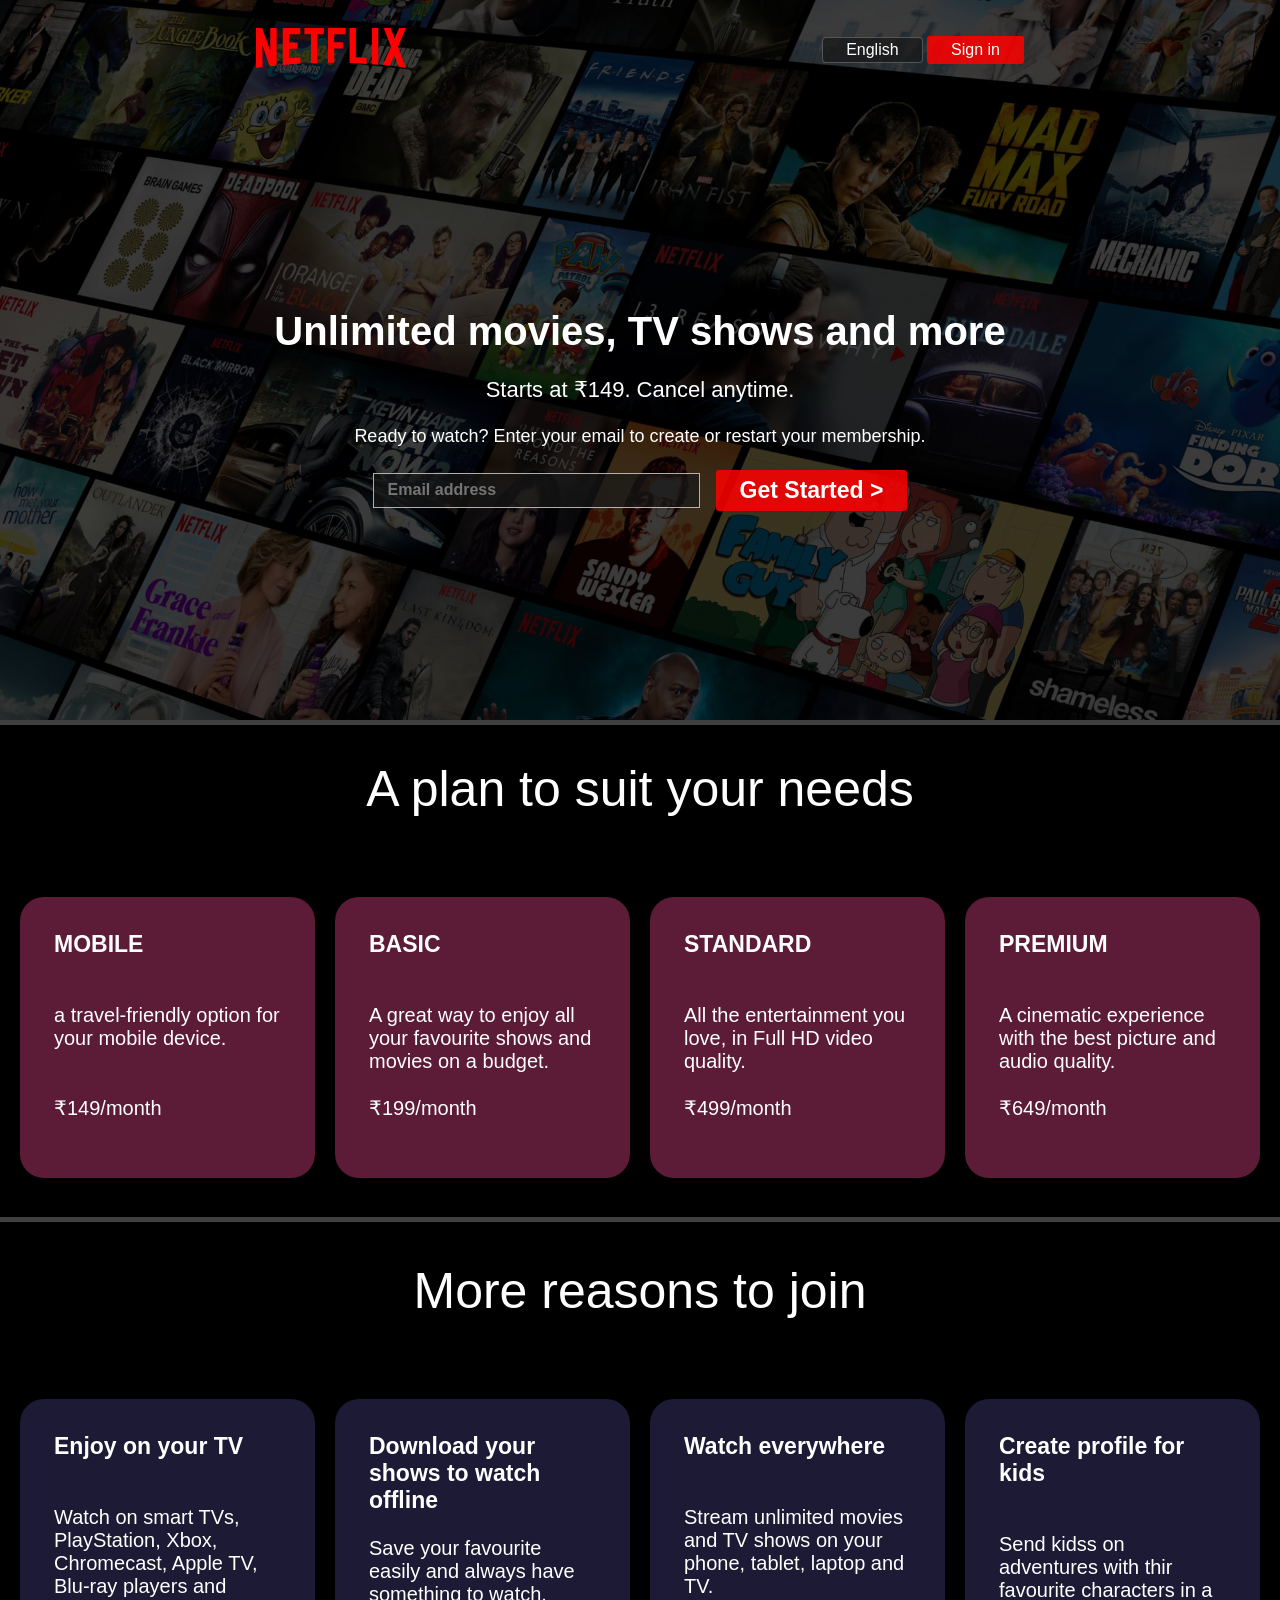
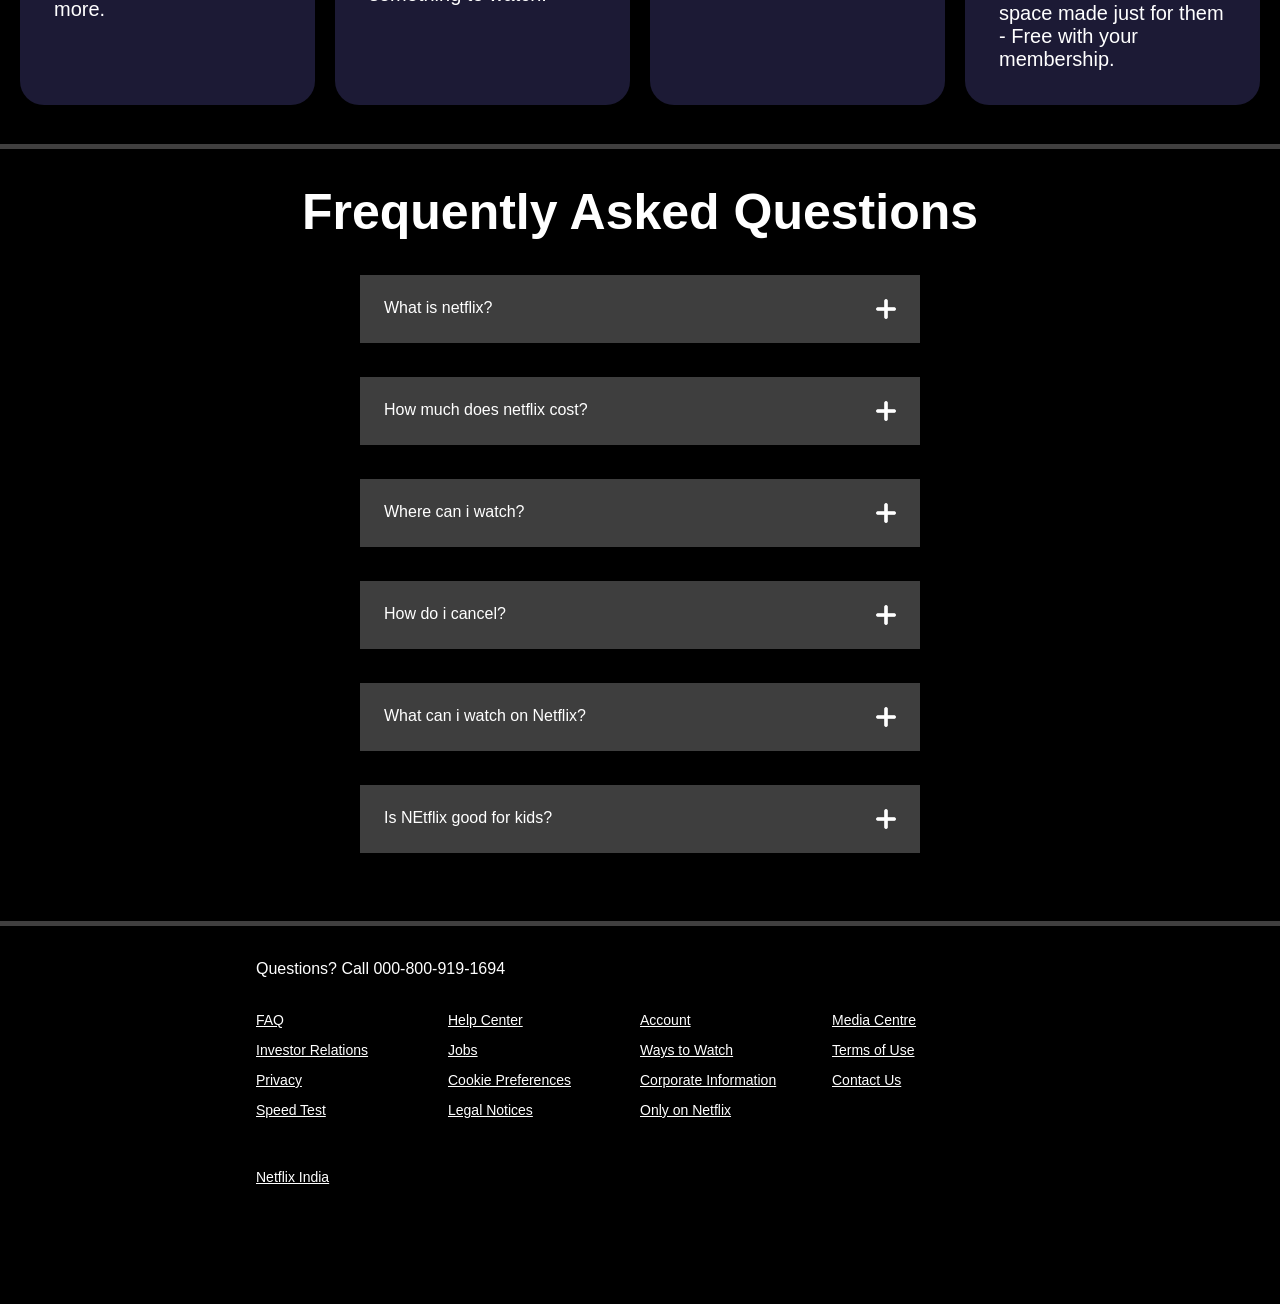
<file: index.html>
<!DOCTYPE html>
<html lang="en">

<head>
    <meta charset="UTF-8">
    <meta name="viewport" content="width=device-width, initial-scale=1.0">
    <title>Document</title>
    <link rel="stylesheet" href="style.css">
</head>

<body>
    <div class="main">
        <nav>
            <span><img src="img/logo.svg" width="53"></span>
            <div>
                <button class="btn">English</button>
                <button class="btn-red-sm">Sign in</button>
            </div>
        </nav>
        <div class="box">
        </div>
        <div class="hero">
            <span>Unlimited movies, TV shows and more</span>
            <span>Starts at ₹149. Cancel anytime.</span>
            <span>Ready to watch? Enter your email to create or restart your membership.</span>
            <div class="hero-buttons">
                <input type="email" placeholder="Email address">
                <button class="btn-red">Get Started &gt;</button>
            </div>
        </div>

        <div class="seperation"></div>

    </div>

    <div class="heading">A plan to suit your needs</div>
    <div class="first">
        <div class="boxX">
            <span>MOBILE</span><br><br><br>
            <span>a travel-friendly option for your mobile device.</span><br><br><br>
            <span>₹149/month</span>
        </div>
        <div class="boxX">
            <span>BASIC</span><br><br><br>
            <span>A great way to enjoy all your favourite shows and movies on a budget.</span><br><br>
            <span>₹199/month</span>
        </div>
        <div class="boxX">
            <span>STANDARD</span><br><br><br>
            <span>All the entertainment you love, in Full HD video quality.</span><br><br>
            <span>₹499/month</span>
        </div>
        <div class="boxX">
            <span>PREMIUM</span><br><br><br>
            <span>A cinematic experience with the best picture and audio quality.</span><br><br>
            <span>₹649/month</span>
        </div>
    </div>

    <div class="seperation"></div>

    <div class="heading">More reasons to join</div>
    <div class="first">
        <div class="boxXy">
            <span>Enjoy on your TV</span><br><br><br>
            <span>Watch on smart TVs, PlayStation, Xbox, Chromecast, Apple TV, Blu-ray players and more.</span>
        </div>
        <div class="boxXy">
            <span>Download your shows to watch offline</span><br><br>
            <span>Save your favourite easily and always have something to watch.</span>

        </div>
        <div class="boxXy">
            <span>Watch everywhere</span><br><br><br>
            <span>Stream unlimited movies and TV shows on your phone, tablet, laptop and TV.</span>
        </div>
        <div class="boxXy">
            <span>Create profile for kids</span><br><br><br>
            <span>Send kidss on adventures with thir favourite characters in a space made just for them - Free with your
                membership.</span>
        </div>
    </div>

    <div class="seperation"></div>

    <section class="faq">
        <h2>Frequently Asked Questions</h2>
        <div class="faqbox">
            <span>What is netflix?</span>
            <img src="img/32339.png" style="filter:invert(1); height: 20px; width: 20px;">
        </div>
        <div class="faqbox">
            <span>How much does netflix cost?</span>
            <img src="img/32339.png" style="filter:invert(1); height: 20px; width: 20px;">
        </div>
        <div class="faqbox">
            <span>Where can i watch?</span>
            <img src="img/32339.png" style="filter:invert(1); height: 20px; width: 20px;">
        </div>
        <div class="faqbox">
            <span>How do i cancel?</span>
            <img src="img/32339.png" style="filter:invert(1); height: 20px; width: 20px;">
        </div>
        <div class="faqbox">
            <span>What can i watch on Netflix?</span>
            <img src="img/32339.png" style="filter:invert(1); height: 20px; width: 20px;">
        </div>
        <div class="faqbox">
            <span>Is NEtflix good for kids?</span>
            <img src="img/32339.png" style="filter:invert(1); height: 20px; width: 20px;">
        </div>
    </section>

    <div class="seperation"></div>

    <footer>
        <span>Questions? Call 000-800-919-1694</span>

        <div class="footer">
            <div class="footer-item">
                <a href="FAQ">FAQ</a>
                <a href="Investor Relations">Investor Relations</a>
                <a href="Privacy">Privacy</a>
                <a href="Speed Test">Speed Test</a>
            </div>
            <div class="footer-item">
                <a href="Help Center">Help Center</a>
                <a href="Jobs">Jobs</a>
                <a href="Cookie Preferences">Cookie Preferences</a>
                <a href="Legal Notices">Legal Notices</a>
            </div>
            <div class="footer-item">
                <a href="Account">Account</a>
                <a href="Ways to Watch">Ways to Watch</a>
                <a href="Corporate Information">Corporate Information</a>
                <a href="Only on Netflix">Only on Netflix</a>
            </div>
            <div class="footer-item">
                <a href="Media Centre">Media Centre</a>
                <a href="Terms of Use">Terms of Use</a>
                <a href="Contact Us">Contact Us</a>
            </div>
            <div class="np">
                <a href="Netflix India">Netflix India</a>
            </div>
        </div>
    </footer>
</body>

</html>
</file>
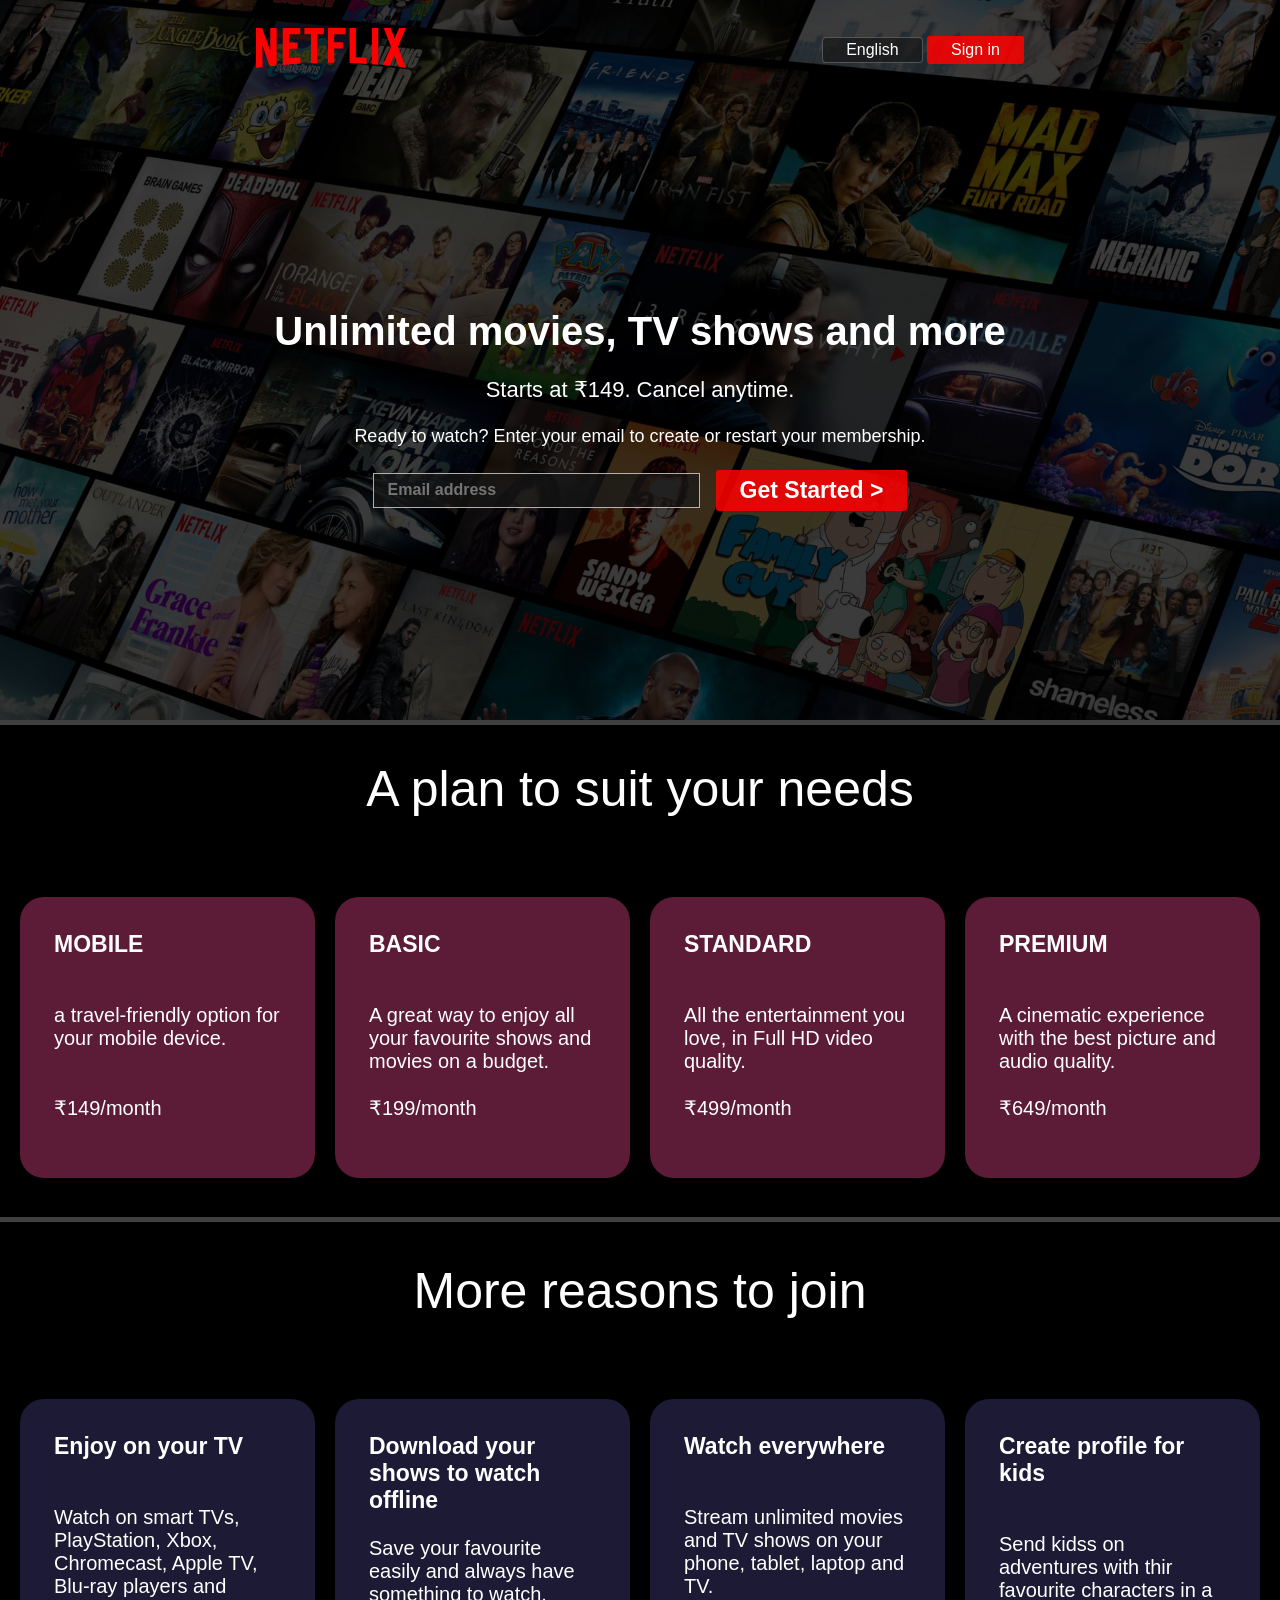
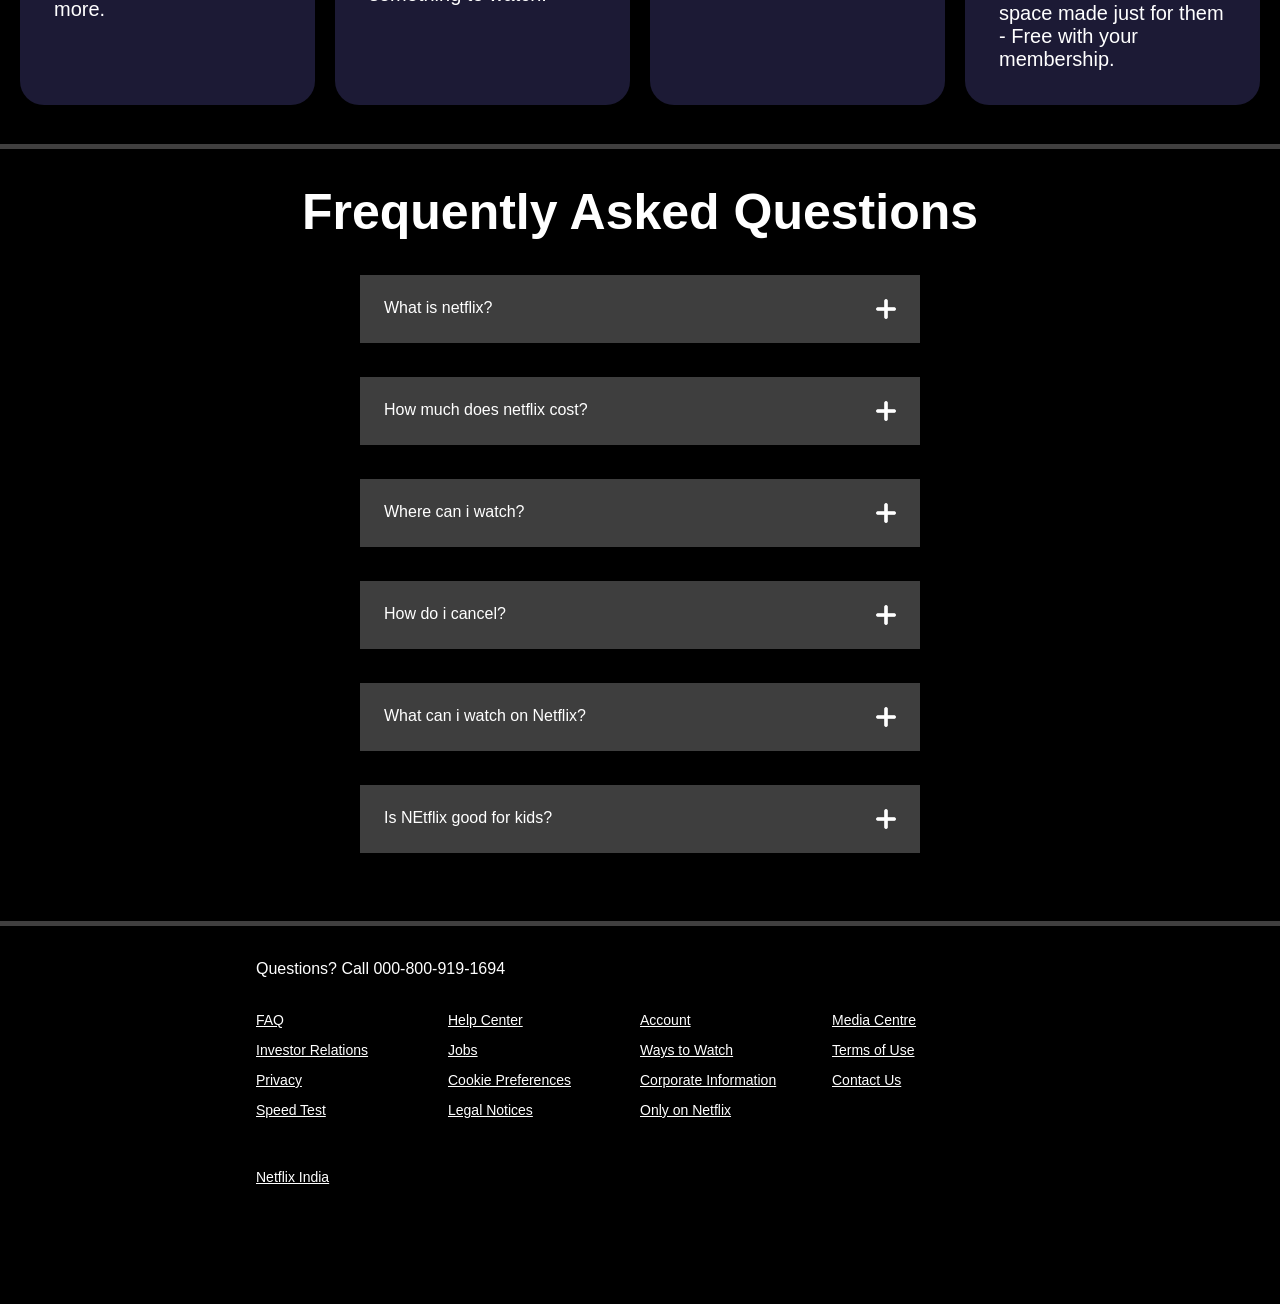
<file: netflix/index.html>
<!DOCTYPE html>
<html lang="en">

<head>
    <meta charset="UTF-8">
    <meta name="viewport" content="width=device-width, initial-scale=1.0">
    <title>Document</title>
    <link rel="stylesheet" href="style.css">
</head>

<body>
    <div class="main">
        <nav>
            <span><img src="img/logo.svg" width="53"></span>
            <div>
                <button class="btn">English</button>
                <button class="btn-red-sm">Sign in</button>
            </div>
        </nav>
        <div class="box">
        </div>
        <div class="hero">
            <span>Unlimited movies, TV shows and more</span>
            <span>Starts at ₹149. Cancel anytime.</span>
            <span>Ready to watch? Enter your email to create or restart your membership.</span>
            <div class="hero-buttons">
                <input type="email" placeholder="Email address">
                <button class="btn-red">Get Started &gt;</button>
            </div>
        </div>

        <div class="seperation"></div>

    </div>

    <div class="heading">A plan to suit your needs</div>
    <div class="first">
        <div class="boxX">
            <span>MOBILE</span><br><br><br>
            <span>a travel-friendly option for your mobile device.</span><br><br><br>
            <span>₹149/month</span>
        </div>
        <div class="boxX">
            <span>BASIC</span><br><br><br>
            <span>A great way to enjoy all your favourite shows and movies on a budget.</span><br><br>
            <span>₹199/month</span>
        </div>
        <div class="boxX">
            <span>STANDARD</span><br><br><br>
            <span>All the entertainment you love, in Full HD video quality.</span><br><br>
            <span>₹499/month</span>
        </div>
        <div class="boxX">
            <span>PREMIUM</span><br><br><br>
            <span>A cinematic experience with the best picture and audio quality.</span><br><br>
            <span>₹649/month</span>
        </div>
    </div>

    <div class="seperation"></div>

    <div class="heading">More reasons to join</div>
    <div class="first">
        <div class="boxXy">
            <span>Enjoy on your TV</span><br><br><br>
            <span>Watch on smart TVs, PlayStation, Xbox, Chromecast, Apple TV, Blu-ray players and more.</span>
        </div>
        <div class="boxXy">
            <span>Download your shows to watch offline</span><br><br>
            <span>Save your favourite easily and always have something to watch.</span>

        </div>
        <div class="boxXy">
            <span>Watch everywhere</span><br><br><br>
            <span>Stream unlimited movies and TV shows on your phone, tablet, laptop and TV.</span>
        </div>
        <div class="boxXy">
            <span>Create profile for kids</span><br><br><br>
            <span>Send kidss on adventures with thir favourite characters in a space made just for them - Free with your
                membership.</span>
        </div>
    </div>

    <div class="seperation"></div>

    <section class="faq">
        <h2>Frequently Asked Questions</h2>
        <div class="faqbox">
            <span>What is netflix?</span>
            <img src="img/32339.png" style="filter:invert(1); height: 20px; width: 20px;">
        </div>
        <div class="faqbox">
            <span>How much does netflix cost?</span>
            <img src="img/32339.png" style="filter:invert(1); height: 20px; width: 20px;">
        </div>
        <div class="faqbox">
            <span>Where can i watch?</span>
            <img src="img/32339.png" style="filter:invert(1); height: 20px; width: 20px;">
        </div>
        <div class="faqbox">
            <span>How do i cancel?</span>
            <img src="img/32339.png" style="filter:invert(1); height: 20px; width: 20px;">
        </div>
        <div class="faqbox">
            <span>What can i watch on Netflix?</span>
            <img src="img/32339.png" style="filter:invert(1); height: 20px; width: 20px;">
        </div>
        <div class="faqbox">
            <span>Is NEtflix good for kids?</span>
            <img src="img/32339.png" style="filter:invert(1); height: 20px; width: 20px;">
        </div>
    </section>

    <div class="seperation"></div>

    <footer>
        <span>Questions? Call 000-800-919-1694</span>

        <div class="footer">
            <div class="footer-item">
                <a href="FAQ">FAQ</a>
                <a href="Investor Relations">Investor Relations</a>
                <a href="Privacy">Privacy</a>
                <a href="Speed Test">Speed Test</a>
            </div>
            <div class="footer-item">
                <a href="Help Center">Help Center</a>
                <a href="Jobs">Jobs</a>
                <a href="Cookie Preferences">Cookie Preferences</a>
                <a href="Legal Notices">Legal Notices</a>
            </div>
            <div class="footer-item">
                <a href="Account">Account</a>
                <a href="Ways to Watch">Ways to Watch</a>
                <a href="Corporate Information">Corporate Information</a>
                <a href="Only on Netflix">Only on Netflix</a>
            </div>
            <div class="footer-item">
                <a href="Media Centre">Media Centre</a>
                <a href="Terms of Use">Terms of Use</a>
                <a href="Contact Us">Contact Us</a>
            </div>
            <div class="np">
                <a href="Netflix India">Netflix India</a>
            </div>
        </div>
    </footer>
</body>

</html>
</file>
<file: style.css>
* {
    padding: 0;
    margin: 0;
    font-family: 'poppins', sans-serif;
}

body {
    background-color: black;
}

.main {
    background-image: url("img/Netflix\ bg.jpg");
    background-position: center center;
    background-repeat: no-repeat;
    background-size: max(1200px, 100vw);
    height: 80vh;
    position: relative;
}

.main .box {
    height: 80vh;
    width: 100%;
    opacity: 0.69;
    position: absolute;
    top: 0;
    background-color: black;
}

@media screen and (max-width: 1142px) {
    .main {
        height: 73vh;
    }

    .main .box {
        height: 73vh;
    }
}

nav {
    max-width: 60vw;     /*   60vw */
    justify-content: space-between;
    margin: auto;
    display: flex;
    align-items: center;
    height: 100px;
}

@media screen and (max-width: 1142px) {
    nav{
        max-width: 95vw;
    }
}

nav img {
    color: red;
    width: 150px;
    position: relative;
    z-index: 10;
}

nav button {
    position: relative;
    z-index: 10;
}

.hero {
    font-family: 'Martel Sens', sans-serif;
    height: calc(100% - 100px);
    display: flex;
    align-items: center;
    justify-content: center;
    flex-direction: column;
    color: white;
    position: relative;
    gap: 23px;
    padding: 0 30px;
}

.hero> :nth-child(1) {
    /* >  means imidiat first child */
    font-weight: 900;
    font-size: 40px;
    text-align: center;
}

.hero> :nth-child(2) {
    font-weight: 400;
    font-size: 22px;
    text-align: center;
}

.hero> :nth-child(3) {
    font-weight: 400;
    font-size: 18px;
    text-align: center;
}

.btn {
    padding: 3px 23px;
    color: white;
    background-color: rgb(23, 23, 23, 0.7);
    font-size: medium;
    border-radius: 4px;
    border: 1pt solid rgba(250, 246, 246, 0.248);
}

.btn-red-sm {
    background-color: rgba(255, 0, 0, 0.856);;
    font-weight: 400;
    color: white;
    padding: 4px 23px;
    font-size: medium;
    border: 1px solid transparent;
    border-radius: 3px;
    cursor: pointer;
}

.btn-red-sm:hover{
    transition: all 1s ease-out;
    background-color: rgb(255, 0, 0);
    border: 1px solid white;
}

.btn-red {
    background-color: rgba(255, 0, 0, 0.856);
    color: white;
    font-weight: bold;
    padding: 6px 23px;
    font-size: 23px;
    border: 1px solid transparent;
    border-radius: 3px;
    cursor: pointer;
}

.btn-red:hover{
    transition: all 1s ease-out;
    background-color: rgb(255, 0, 0);
    border: 1px solid white;
}

.hero-buttons {
    display: flex;
    align-items: center;
    justify-content: center;
    gap: 16px;
}

@media screen and (max-width: 1142px) {
    .hero-buttons {
        display: grid;
    }
    .btn-red {
        padding: 6px 6px;
        font-size: 23px;
        border-radius: 3px;
    }
}

.main input {
    padding: 7px 101px 8px 14px;
    font-weight: 900;
    font-size: medium;
    color: white;
    background-color: rgb(23, 23, 23, 0.7);
    border: 1px solid rgb(246, 238, 238, 0.7);
}

.seperation {
    height: 5px;
    background-color: rgb(64, 63, 63);
}

.heading {
    color: white;
    display: flex;
    align-items: center;
    justify-content: center;
    flex-direction: column;
    position: relative;
    gap: 68px;
    padding: 40px;
    font-size: 50px;
    background: border-box
    
}

.first {
    background-size: max(1200px, 100vw);
    display: grid;
    grid-template-columns: 1fr 1fr 1fr 1fr;
    height: auto;
    font-size: 20px;
    margin: auto;
    padding: 29px 10px;
    /* flex-wrap: wrap; */
    /* display: inline-flex; */
}

@media screen and (max-width: 1142px) {
    .first{
        grid-template-columns: 1fr 1fr;
    }
}
/* 293px */
.boxX {

    background-size: max(1200px, 100vw);
    text-align: left;
    background-color: #5c1b36;
    color: white;
    padding: 29px;
    border-radius: 24px;
    min-height: 213px;
    width: auto;
    margin: 10px 10px;
    cursor: pointer;
    border: 5px solid transparent;
}

.boxX> :nth-child(1) { 
    font-size: 23px; 
    font-weight: bold;   
}
.boxX> :nth-child(2) {
    font-size: 23px;  
}
.boxX> :nth-child(3) { 
    font-size: 23px;     
}

.boxX:hover{
    transition: all 1s ease-out;
    background-color: #5c1b36;
    border: 2px solid rgb(255, 0, 85);
}



.boxXy {

    background-size: max(1200px, 100vw);
    text-align: left;
    background-color: #1c1a35;
    color: white;
    padding: 29px;
    border-radius: 24px;
    min-height: 213px;
    width: auto;
    margin: 10px 10px;
    cursor: pointer;
    border: 5px solid transparent;
}

.boxXy> :nth-child(1) { 
    font-size: 23px; 
    font-weight: bold;
}
.boxXy> :nth-child(2) {
    font-size: 23px; 
}
.boxXy> :nth-child(3) { 
    font-size: 23px; 
}

.boxXy:hover{
    transition: all 1s ease-out;
    background-color: rgba(121, 52, 186, 0.355);
    border: 2px solid rgb(132, 0, 255);
}

.faq h2{
    text-align: center;
    font-size: 50px;
}

.faq{
    background: black;
    color: white;
    padding: 34px;
}

.faqbox {
    display: flex;
    justify-content: space-between;
    background-color: rgba(128, 128, 128, 0.481);
    padding: 24px;
    max-width: 40vw;
    margin: 34px auto;
    cursor: pointer;

}

.faqbox:hover{
    transition: all 1s ease-out;
    background-color: rgba(128, 128, 128, 0.249);
}


footer{
    color: white;
    max-width: 60vw;
    margin: auto;
    padding: 34px;
    
}

.footer{
    display: grid;
    grid-template-columns: 1fr 1fr 1fr 1fr;
    color: white;
    padding: 34px 0;
}

@media screen and (max-width: 1142px) {
    .footer{
        display: grid;
        grid-template-columns: 1fr 1fr;
        padding: 34px 0;
        color: white;
    }
}

.footer a{

    font-size: 14px;
    color: white;
}

.footer-item{
    display: flex;
    flex-direction: column;
    gap: 14px
}

.np{
    text-decoration: none; 
    padding: 50px 0px;
}
</file>
<file: netflix/style.css>
* {
    padding: 0;
    margin: 0;
    font-family: 'poppins', sans-serif;
}

body {
    background-color: black;
}

.main {
    background-image: url("img/Netflix\ bg.jpg");
    background-position: center center;
    background-repeat: no-repeat;
    background-size: max(1200px, 100vw);
    height: 80vh;
    position: relative;
}

.main .box {
    height: 80vh;
    width: 100%;
    opacity: 0.69;
    position: absolute;
    top: 0;
    background-color: black;
}

@media screen and (max-width: 1142px) {
    .main {
        height: 73vh;
    }

    .main .box {
        height: 73vh;
    }
}

nav {
    max-width: 60vw;     /*   60vw */
    justify-content: space-between;
    margin: auto;
    display: flex;
    align-items: center;
    height: 100px;
}

@media screen and (max-width: 1142px) {
    nav{
        max-width: 95vw;
    }
}

nav img {
    color: red;
    width: 150px;
    position: relative;
    z-index: 10;
}

nav button {
    position: relative;
    z-index: 10;
}

.hero {
    font-family: 'Martel Sens', sans-serif;
    height: calc(100% - 100px);
    display: flex;
    align-items: center;
    justify-content: center;
    flex-direction: column;
    color: white;
    position: relative;
    gap: 23px;
    padding: 0 30px;
}

.hero> :nth-child(1) {
    /* >  means imidiat first child */
    font-weight: 900;
    font-size: 40px;
    text-align: center;
}

.hero> :nth-child(2) {
    font-weight: 400;
    font-size: 22px;
    text-align: center;
}

.hero> :nth-child(3) {
    font-weight: 400;
    font-size: 18px;
    text-align: center;
}

.btn {
    padding: 3px 23px;
    color: white;
    background-color: rgb(23, 23, 23, 0.7);
    font-size: medium;
    border-radius: 4px;
    border: 1pt solid rgba(250, 246, 246, 0.248);
}

.btn-red-sm {
    background-color: rgba(255, 0, 0, 0.856);;
    font-weight: 400;
    color: white;
    padding: 4px 23px;
    font-size: medium;
    border: 1px solid transparent;
    border-radius: 3px;
    cursor: pointer;
}

.btn-red-sm:hover{
    transition: all 1s ease-out;
    background-color: rgb(255, 0, 0);
    border: 1px solid white;
}

.btn-red {
    background-color: rgba(255, 0, 0, 0.856);
    color: white;
    font-weight: bold;
    padding: 6px 23px;
    font-size: 23px;
    border: 1px solid transparent;
    border-radius: 3px;
    cursor: pointer;
}

.btn-red:hover{
    transition: all 1s ease-out;
    background-color: rgb(255, 0, 0);
    border: 1px solid white;
}

.hero-buttons {
    display: flex;
    align-items: center;
    justify-content: center;
    gap: 16px;
}

@media screen and (max-width: 1142px) {
    .hero-buttons {
        display: grid;
    }
    .btn-red {
        padding: 6px 6px;
        font-size: 23px;
        border-radius: 3px;
    }
}

.main input {
    padding: 7px 101px 8px 14px;
    font-weight: 900;
    font-size: medium;
    color: white;
    background-color: rgb(23, 23, 23, 0.7);
    border: 1px solid rgb(246, 238, 238, 0.7);
}

.seperation {
    height: 5px;
    background-color: rgb(64, 63, 63);
}

.heading {
    color: white;
    display: flex;
    align-items: center;
    justify-content: center;
    flex-direction: column;
    position: relative;
    gap: 68px;
    padding: 40px;
    font-size: 50px;
    background: border-box
    
}

.first {
    background-size: max(1200px, 100vw);
    display: grid;
    grid-template-columns: 1fr 1fr 1fr 1fr;
    height: auto;
    font-size: 20px;
    margin: auto;
    padding: 29px 10px;
    /* flex-wrap: wrap; */
    /* display: inline-flex; */
}

@media screen and (max-width: 1142px) {
    .first{
        grid-template-columns: 1fr 1fr;
    }
}
/* 293px */
.boxX {

    background-size: max(1200px, 100vw);
    text-align: left;
    background-color: #5c1b36;
    color: white;
    padding: 29px;
    border-radius: 24px;
    min-height: 213px;
    width: auto;
    margin: 10px 10px;
    cursor: pointer;
    border: 5px solid transparent;
}

.boxX> :nth-child(1) { 
    font-size: 23px; 
    font-weight: bold;   
}
.boxX> :nth-child(2) {
    font-size: 23px;  
}
.boxX> :nth-child(3) { 
    font-size: 23px;     
}

.boxX:hover{
    transition: all 1s ease-out;
    background-color: #5c1b36;
    border: 2px solid rgb(255, 0, 85);
}



.boxXy {

    background-size: max(1200px, 100vw);
    text-align: left;
    background-color: #1c1a35;
    color: white;
    padding: 29px;
    border-radius: 24px;
    min-height: 213px;
    width: auto;
    margin: 10px 10px;
    cursor: pointer;
    border: 5px solid transparent;
}

.boxXy> :nth-child(1) { 
    font-size: 23px; 
    font-weight: bold;
}
.boxXy> :nth-child(2) {
    font-size: 23px; 
}
.boxXy> :nth-child(3) { 
    font-size: 23px; 
}

.boxXy:hover{
    transition: all 1s ease-out;
    background-color: rgba(121, 52, 186, 0.355);
    border: 2px solid rgb(132, 0, 255);
}

.faq h2{
    text-align: center;
    font-size: 50px;
}

.faq{
    background: black;
    color: white;
    padding: 34px;
}

.faqbox {
    display: flex;
    justify-content: space-between;
    background-color: rgba(128, 128, 128, 0.481);
    padding: 24px;
    max-width: 40vw;
    margin: 34px auto;
    cursor: pointer;

}

.faqbox:hover{
    transition: all 1s ease-out;
    background-color: rgba(128, 128, 128, 0.249);
}


footer{
    color: white;
    max-width: 60vw;
    margin: auto;
    padding: 34px;
    
}

.footer{
    display: grid;
    grid-template-columns: 1fr 1fr 1fr 1fr;
    color: white;
    padding: 34px 0;
}

@media screen and (max-width: 1142px) {
    .footer{
        display: grid;
        grid-template-columns: 1fr 1fr;
        padding: 34px 0;
        color: white;
    }
}

.footer a{

    font-size: 14px;
    color: white;
}

.footer-item{
    display: flex;
    flex-direction: column;
    gap: 14px
}

.np{
    text-decoration: none; 
    padding: 50px 0px;
}
</file>
